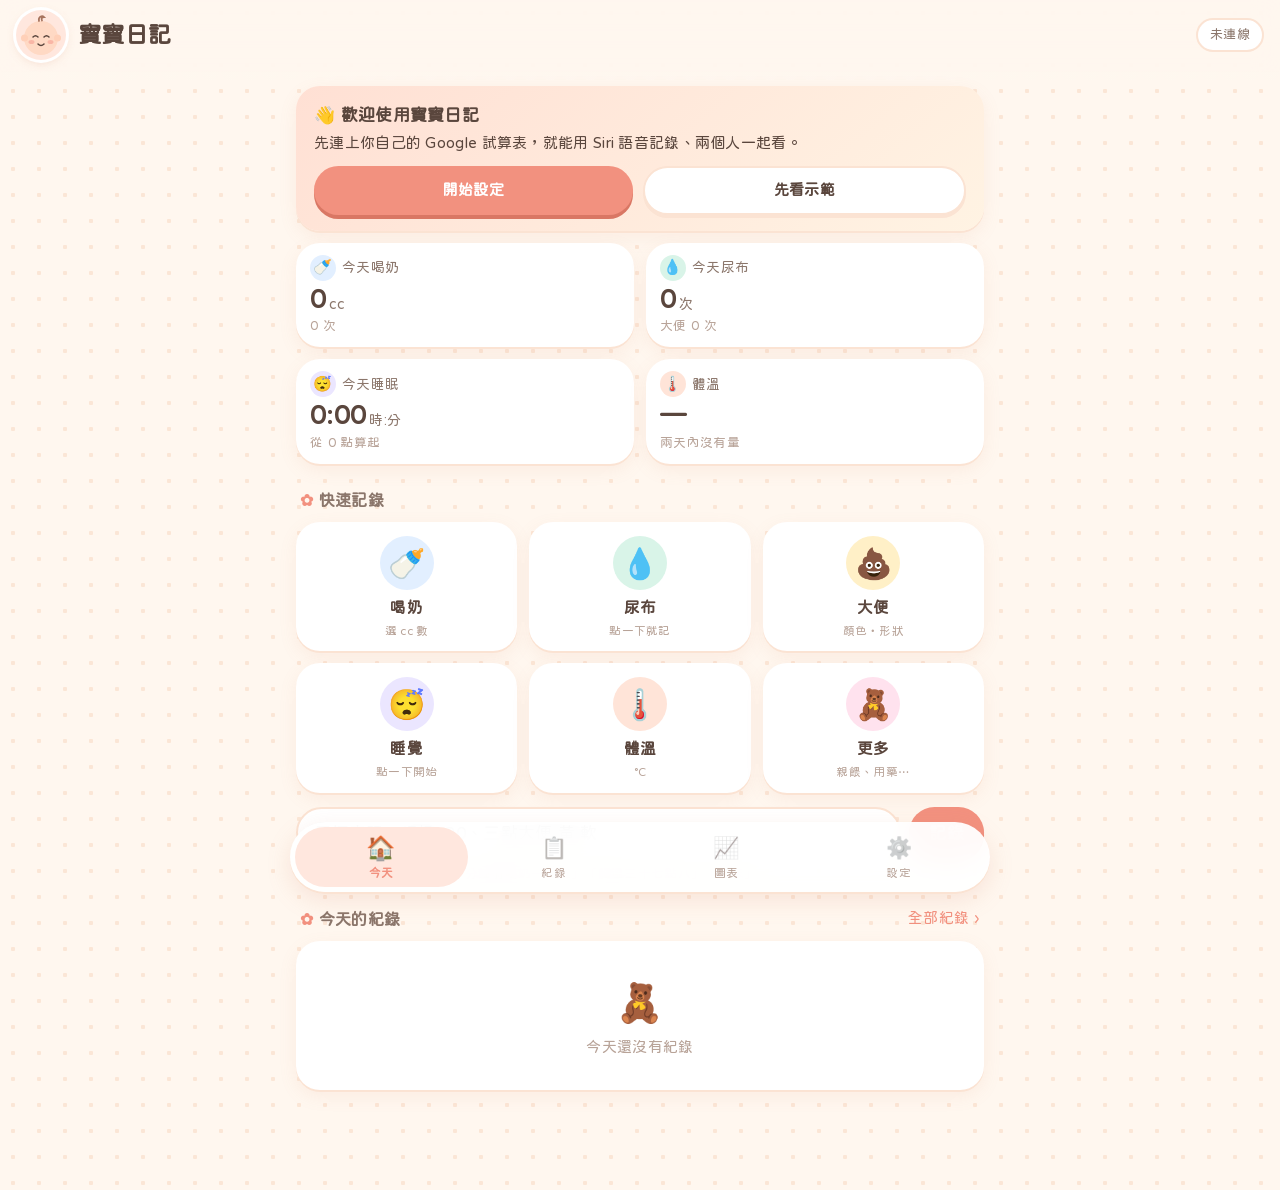
<file: index.html>
<!doctype html>
<html lang="zh-Hant">
<head>
<meta charset="utf-8">
<meta name="viewport" content="width=device-width, initial-scale=1, viewport-fit=cover">
<meta name="apple-mobile-web-app-capable" content="yes">
<meta name="mobile-web-app-capable" content="yes">
<meta name="apple-mobile-web-app-status-bar-style" content="default">
<meta name="apple-mobile-web-app-title" content="寶寶日記">
<meta name="theme-color" content="#fbf7f2" media="(prefers-color-scheme: light)">
<meta name="theme-color" content="#1b1917" media="(prefers-color-scheme: dark)">
<title>寶寶日記</title>
<link rel="manifest" href="manifest.webmanifest">
<link rel="apple-touch-icon" href="icon-180.png">
<link rel="icon" href="icon-180.png">
<link rel="preconnect" href="https://fonts.googleapis.com">
<link rel="preconnect" href="https://fonts.gstatic.com" crossorigin>
<link rel="stylesheet" href="https://fonts.googleapis.com/css2?family=Huninn&display=swap">
<link rel="stylesheet" href="app.css?v=2">
</head>
<body>
<header class="top">
  <div class="avatar" aria-hidden="true"><svg viewBox="0 0 100 100"><circle cx="50" cy="56" r="34" fill="#ffd9c4"/><circle cx="17" cy="56" r="7" fill="#ffd0b8"/><circle cx="83" cy="56" r="7" fill="#ffd0b8"/><path d="M46 22c-2-8 6-12 10-8-4 0-6 3-4 7" fill="none" stroke="#a7745e" stroke-width="3.5" stroke-linecap="round"/><path d="M34 54q5-5 10 0M56 54q5-5 10 0" fill="none" stroke="#5a463d" stroke-width="3" stroke-linecap="round"/><ellipse cx="31" cy="64" rx="6" ry="4" fill="#f7a99a" opacity=".7"/><ellipse cx="69" cy="64" rx="6" ry="4" fill="#f7a99a" opacity=".7"/><path d="M44 68q6 6 12 0" fill="none" stroke="#5a463d" stroke-width="3" stroke-linecap="round"/></svg></div>
  <div class="baby">
    <div class="baby-name" id="babyName">寶寶日記</div>
    <div class="baby-age" id="babyAge"></div>
  </div>
  <button class="sync" id="syncBtn" aria-label="重新整理"><span id="syncText">—</span></button>
</header>

<main id="view"></main>

<nav class="tabs" id="tabs">
  <button data-tab="today" class="on"><span class="ti">🏠</span>今天</button>
  <button data-tab="log"><span class="ti">📋</span>紀錄</button>
  <button data-tab="charts"><span class="ti">📈</span>圖表</button>
  <button data-tab="settings"><span class="ti">⚙️</span>設定</button>
</nav>

<div class="sheet-bg" id="sheetBg" hidden></div>
<section class="sheet" id="sheet" hidden aria-modal="true" role="dialog"></section>
<div class="toast" id="toast" hidden></div>
<div class="tip" id="tip" hidden></div>

<script src="app.js?v=2"></script>
</body>
</html>
</file>
<file: app.css>
/* 寶寶日記：奶油底、粉嫩馬卡龍色、圓體字 */
:root {
  color-scheme: light;
  --bg: #fff7ef;
  --dot: #fbe6d6;
  --card: #ffffff;
  --card-2: #fff1e6;
  --edge: #fbe3d3;
  --line: #f6e6da;
  --grid: #f4e9df;
  --ink: #5a463d;
  --ink-2: #8b766b;
  --ink-3: #b8a398;
  --accent: #f2917f;
  --accent-2: #f7b39f;
  --accent-ink: #ffffff;
  --accent-soft: #ffe7de;
  /* 圖表資料色（固定順序、已驗證） */
  --milk: #2a78d6;
  --diaper: #1baf7a;
  --poop: #eda100;
  --sleep: #6250d6;
  --temp: #eb6834;
  --weight: #008300;
  --bf: #e87ba4;
  /* 圖示底色（粉嫩） */
  --milk-bg: #e2efff;
  --diaper-bg: #d9f4e8;
  --poop-bg: #fff0c7;
  --sleep-bg: #ebe6ff;
  --temp-bg: #ffe4d8;
  --weight-bg: #e0f3d8;
  --bf-bg: #ffe2ee;
  --critical: #d64545;
  --critical-soft: #ffe1df;
  --shadow: 0 2px 0 var(--edge), 0 6px 18px rgba(214, 140, 110, .10);
  --r: 24px;
  --safe-b: env(safe-area-inset-bottom, 0px);
  --font: "Huninn", "Yuanti TC", "PingFang TC", "Noto Sans TC", "Microsoft JhengHei", sans-serif;
}
@media (prefers-color-scheme: dark) {
  :root:not([data-theme="light"]) {
    color-scheme: dark;
    --bg: #221c1a; --dot: #2c2522; --card: #2d2522; --card-2: #372d29; --edge: #3d322d; --line: #3e3430; --grid: #3a302c;
    --ink: #f6ebe3; --ink-2: #cdbcb1; --ink-3: #95847a;
    --accent: #f59c8a; --accent-2: #c97b6b; --accent-ink: #2a1e1a; --accent-soft: #4a302a;
    --milk: #3987e5; --diaper: #199e70; --poop: #c98500; --sleep: #9085e9; --temp: #d95926; --weight: #0ca30c; --bf: #d55181;
    --milk-bg: #26334a; --diaper-bg: #1f3a30; --poop-bg: #41361c; --sleep-bg: #302a4a; --temp-bg: #452c22; --weight-bg: #24391f; --bf-bg: #45283a;
    --critical: #ef6b6b; --critical-soft: #4a2626;
    --shadow: 0 2px 0 rgba(0,0,0,.25), 0 6px 18px rgba(0,0,0,.2);
  }
}
:root[data-theme="dark"] {
  color-scheme: dark;
  --bg: #221c1a; --dot: #2c2522; --card: #2d2522; --card-2: #372d29; --edge: #3d322d; --line: #3e3430; --grid: #3a302c;
  --ink: #f6ebe3; --ink-2: #cdbcb1; --ink-3: #95847a;
  --accent: #f59c8a; --accent-2: #c97b6b; --accent-ink: #2a1e1a; --accent-soft: #4a302a;
  --milk: #3987e5; --diaper: #199e70; --poop: #c98500; --sleep: #9085e9; --temp: #d95926; --weight: #0ca30c; --bf: #d55181;
  --milk-bg: #26334a; --diaper-bg: #1f3a30; --poop-bg: #41361c; --sleep-bg: #302a4a; --temp-bg: #452c22; --weight-bg: #24391f; --bf-bg: #45283a;
  --critical: #ef6b6b; --critical-soft: #4a2626;
  --shadow: 0 2px 0 rgba(0,0,0,.25), 0 6px 18px rgba(0,0,0,.2);
}

* { box-sizing: border-box; -webkit-tap-highlight-color: transparent; }
[hidden] { display: none !important; }
html { -webkit-text-size-adjust: 100%; }
body {
  margin: 0; color: var(--ink); font: 17px/1.5 var(--font); letter-spacing: .3px;
  background-color: var(--bg);
  background-image: radial-gradient(var(--dot) 2px, transparent 2.5px);
  background-size: 26px 26px;
  padding-bottom: calc(84px + var(--safe-b));
}
button, input, select, textarea { font: inherit; color: inherit; letter-spacing: inherit; }
button { cursor: pointer; }

/* ── 頂部 ── */
.top {
  position: sticky; top: 0; z-index: 5;
  display: flex; align-items: center; gap: 12px;
  padding: calc(env(safe-area-inset-top, 0px) + 10px) 16px 12px;
  background: color-mix(in srgb, var(--bg) 90%, transparent);
  backdrop-filter: blur(12px); -webkit-backdrop-filter: blur(12px);
}
.top::after { /* 雲朵邊 */
  content: ""; position: absolute; left: 0; right: 0; bottom: -9px; height: 10px; pointer-events: none;
  background: radial-gradient(circle at 10px 0, color-mix(in srgb, var(--bg) 90%, transparent) 9px, transparent 9.5px) 0 0 / 20px 10px repeat-x;
}
.avatar { width: 50px; height: 50px; flex: none; border-radius: 50%; background: var(--accent-soft); box-shadow: 0 0 0 3px var(--card), 0 3px 10px rgba(214,140,110,.25); overflow: hidden; }
.avatar svg { width: 100%; height: 100%; display: block; }
.baby { flex: 1; min-width: 0; }
.baby-name { font-size: 23px; font-weight: 700; line-height: 1.2; }
.baby-age { font-size: 13.5px; color: var(--ink-2); }
.baby-age:not(:empty)::before { content: "🎀 "; }
.sync { border: 2px solid var(--edge); background: var(--card); border-radius: 999px; padding: 5px 12px; font-size: 13px; color: var(--ink-2); }
.sync.busy span::before { content: "⟳ "; display: inline-block; animation: spin 1s linear infinite; }
.sync.err { color: var(--critical); border-color: var(--critical); }
@keyframes spin { to { transform: rotate(360deg); } }

main { padding: 6px 16px 16px; max-width: 720px; margin: 0 auto; }
h2 { font-size: 16px; font-weight: 700; color: var(--ink-2); margin: 24px 4px 10px; }
h2::before { content: "✿ "; color: var(--accent); }
h2 .more { float: right; font-weight: 400; color: var(--accent); background: none; border: 0; padding: 0; font-size: 15px; }

.card { background: var(--card); border-radius: var(--r); box-shadow: var(--shadow); padding: 14px 16px; }

/* ── 首頁大卡 ── */
.hero {
  position: relative; overflow: hidden; display: flex; gap: 16px; align-items: center; padding: 20px 18px;
  background: linear-gradient(140deg, #ffe0d4 0%, #ffeede 55%, #fff6e6 100%);
}
:root[data-theme="dark"] .hero { background: linear-gradient(140deg, #4a302a, #3a2c27); }
@media (prefers-color-scheme: dark) { :root:not([data-theme="light"]) .hero { background: linear-gradient(140deg, #4a302a, #3a2c27); } }
.hero::before, .hero::after { content: "✦"; position: absolute; color: #fff; opacity: .8; font-size: 18px; }
.hero::before { right: 22px; top: 12px; }
.hero::after { right: 56px; bottom: 14px; font-size: 12px; }
.hero .bub { width: 72px; height: 72px; flex: none; border-radius: 50%; background: #fff; display: grid; place-items: center; font-size: 40px; box-shadow: 0 4px 0 rgba(242,145,127,.25); }
:root[data-theme="dark"] .hero .bub { background: var(--card); }
@media (prefers-color-scheme: dark) { :root:not([data-theme="light"]) .hero .bub { background: var(--card); } }
.hero .big { font-size: 32px; font-weight: 700; line-height: 1.15; font-variant-numeric: tabular-nums; }
.hero .lbl { font-size: 14px; color: var(--ink-2); }
.hero .sub { font-size: 14px; color: var(--ink-2); margin-top: 4px; }
.hero.night { background: linear-gradient(140deg, #e6e1ff 0%, #f1ecff 60%, #fff5f0 100%); }

.stats { display: grid; grid-template-columns: 1fr 1fr; gap: 12px; margin-top: 12px; }
.stat { padding: 12px 14px 12px; position: relative; }
.stat .k { font-size: 13.5px; color: var(--ink-2); display: flex; align-items: center; gap: 6px; }
.stat .k .i { width: 26px; height: 26px; border-radius: 50%; display: inline-grid; place-items: center; font-size: 15px; }
.stat .v { font-size: 26px; font-weight: 700; font-variant-numeric: tabular-nums; line-height: 1.3; margin-top: 2px; }
.stat .v small { font-size: 14px; font-weight: 400; color: var(--ink-2); margin-left: 3px; }
.stat .s { font-size: 12.5px; color: var(--ink-3); }
.stat.alert { background: var(--critical-soft); }
.stat.alert .v { color: var(--critical); }

/* 類別底色 */
[data-c="milk"] { --tint: var(--milk-bg); }
[data-c="diaper"] { --tint: var(--diaper-bg); }
[data-c="poop"] { --tint: var(--poop-bg); }
[data-c="sleep"] { --tint: var(--sleep-bg); }
[data-c="temp"] { --tint: var(--temp-bg); }
[data-c="weight"] { --tint: var(--weight-bg); }
[data-c="bf"] { --tint: var(--bf-bg); }
.i[data-c], .e[data-c] { background: var(--tint); }

/* ── 快速按鈕 ── */
.quick { display: grid; grid-template-columns: repeat(3, 1fr); gap: 12px; }
.qb {
  border: 0; background: var(--card); box-shadow: var(--shadow); border-radius: var(--r);
  padding: 14px 6px 12px; display: flex; flex-direction: column; align-items: center; gap: 3px; font-size: 15.5px; font-weight: 700;
  min-height: 112px; transition: transform .1s;
}
.qb:active { transform: scale(.94) rotate(-1deg); }
.qb .e { width: 54px; height: 54px; border-radius: 50%; display: grid; place-items: center; font-size: 30px; line-height: 1; background: var(--tint, var(--card-2)); margin-bottom: 3px; }
.qb .h { font-size: 11.5px; font-weight: 400; color: var(--ink-3); }
.qb.on { background: var(--sleep-bg); }
.qb.on .e { background: #fff6c9; animation: bob 2.4s ease-in-out infinite; }
@keyframes bob { 50% { transform: translateY(-3px); } }

.say { display: flex; gap: 8px; margin-top: 14px; }
.say input { flex: 1; min-width: 0; border: 2px solid var(--edge); background: var(--card); border-radius: 999px; padding: 11px 16px; }
.say input:focus { outline: none; border-color: var(--accent-2); }
.say button { border: 0; background: var(--accent); color: var(--accent-ink); border-radius: 999px; padding: 0 20px; font-weight: 700; box-shadow: 0 3px 0 #d97764; }
.say-hint { font-size: 12.5px; color: var(--ink-3); margin: 6px 8px 0; }

/* ── 紀錄列表 ── */
.list { padding: 4px 0; }
.row { display: flex; align-items: center; gap: 12px; padding: 10px 14px; border: 0; background: none; width: 100%; text-align: left; }
.row + .row { border-top: 2px dotted var(--line); }
.row .e { width: 42px; height: 42px; border-radius: 50%; display: grid; place-items: center; font-size: 22px; flex: none; background: var(--tint, var(--card-2)); }
.row .m { flex: 1; min-width: 0; }
.row .m b { font-weight: 700; }
.row .m .d { font-size: 13.5px; color: var(--ink-2); overflow: hidden; text-overflow: ellipsis; white-space: nowrap; }
.row .t { font-size: 15px; color: var(--ink-2); font-variant-numeric: tabular-nums; text-align: right; flex: none; }
.row .t small { display: block; font-size: 11.5px; color: var(--ink-3); }
.row.fever .m b { color: var(--critical); }
.empty { text-align: center; color: var(--ink-3); padding: 28px 10px; font-size: 15px; }
.empty::before { content: "🧸"; display: block; font-size: 38px; margin-bottom: 6px; }

.day-h { display: flex; justify-content: space-between; align-items: baseline; gap: 10px; margin: 22px 6px 8px; }
.day-h b { font-size: 17px; flex: none; }
.day-h span { font-size: 12.5px; color: var(--ink-2); text-align: right; }

.chips { display: flex; gap: 8px; overflow-x: auto; padding: 2px 2px 6px; scrollbar-width: none; }
.chips::-webkit-scrollbar { display: none; }
.chip { flex: none; border: 2px solid var(--edge); background: var(--card); border-radius: 999px; padding: 5px 13px; font-size: 14.5px; }
.chip.on { background: var(--accent); color: var(--accent-ink); border-color: var(--accent); font-weight: 700; }

.seg { display: inline-flex; background: var(--card); border: 2px solid var(--edge); border-radius: 999px; padding: 3px; }
.seg button { border: 0; background: none; padding: 5px 16px; border-radius: 999px; font-size: 14.5px; color: var(--ink-2); }
.seg button.on { background: var(--accent); color: var(--accent-ink); font-weight: 700; }

/* ── 圖表 ── */
.chart-card { margin-top: 14px; padding: 16px 12px 10px; }
.chart-card h3 { margin: 0 4px 2px; font-size: 17px; }
.chart-card .cs { margin: 0 4px 10px; font-size: 13px; color: var(--ink-2); }
.chart-card .cs b { color: var(--ink); font-variant-numeric: tabular-nums; }
.legend { display: flex; flex-wrap: wrap; gap: 4px 14px; margin: 0 4px 8px; font-size: 12.5px; color: var(--ink-2); }
.legend i { display: inline-block; width: 10px; height: 10px; border-radius: 3px; margin-right: 5px; vertical-align: -1px; }
.legend i.dot { border-radius: 50%; }
svg.ch { display: block; width: 100%; height: auto; overflow: visible; touch-action: pan-y; }
svg.ch text { font-size: 11px; fill: var(--ink-3); font-variant-numeric: tabular-nums; font-family: var(--font); }
svg.ch .gl { stroke: var(--grid); stroke-width: 1; stroke-dasharray: 2 3; }
svg.ch .base { stroke: var(--line); stroke-width: 1.5; }
svg.ch .hl { fill: var(--accent); opacity: .12; }
svg.ch .ref { stroke: var(--critical); stroke-width: 1.2; stroke-dasharray: 4 3; }
svg.ch text.reft { fill: var(--critical); }
svg.ch text.lab { fill: var(--ink-2); font-size: 11px; }
.tbl-toggle { border: 0; background: none; color: var(--accent); font-size: 13px; padding: 6px 4px 0; }
table.data { width: 100%; border-collapse: collapse; font-size: 13.5px; margin-top: 6px; font-variant-numeric: tabular-nums; }
table.data th, table.data td { padding: 5px 6px; border-bottom: 1px dotted var(--line); text-align: right; }
table.data th:first-child, table.data td:first-child { text-align: left; }
table.data th { color: var(--ink-2); font-weight: 400; }

.tip {
  position: fixed; z-index: 30; pointer-events: none;
  background: var(--ink); color: var(--bg); border-radius: 14px; padding: 7px 11px; font-size: 13px; line-height: 1.4;
  box-shadow: 0 4px 16px rgba(0,0,0,.18); max-width: 220px; transform: translate(-50%, calc(-100% - 10px));
}
.tip b { font-variant-numeric: tabular-nums; }

/* ── 底部分頁 ── */
.tabs {
  position: fixed; left: 10px; right: 10px; bottom: calc(8px + var(--safe-b)); z-index: 6; max-width: 700px; margin: 0 auto;
  display: flex; background: color-mix(in srgb, var(--card) 94%, transparent);
  backdrop-filter: blur(14px); -webkit-backdrop-filter: blur(14px);
  border-radius: 999px; box-shadow: 0 2px 0 var(--edge), 0 8px 24px rgba(214, 140, 110, .18); padding: 5px;
}
.tabs button { flex: 1; border: 0; background: none; padding: 5px 0 6px; font-size: 11.5px; color: var(--ink-3); display: flex; flex-direction: column; align-items: center; gap: 0; border-radius: 999px; }
.tabs .ti { font-size: 21px; filter: grayscale(.9); opacity: .55; transition: transform .15s; }
.tabs button.on { color: var(--accent); font-weight: 700; background: var(--accent-soft); }
.tabs button.on .ti { filter: none; opacity: 1; transform: scale(1.12); }

/* ── 底部表單 ── */
.sheet-bg { position: fixed; inset: 0; background: rgba(90, 60, 50, .3); z-index: 20; }
.sheet {
  position: fixed; left: 0; right: 0; bottom: 0; z-index: 21; max-height: 88vh; overflow-y: auto;
  background: var(--bg); border-radius: 28px 28px 0 0; padding: 8px 16px calc(18px + var(--safe-b));
  max-width: 720px; margin: 0 auto; animation: up .22s cubic-bezier(.2, 1.3, .5, 1);
}
@keyframes up { from { transform: translateY(40px); opacity: .4; } }
.sheet .grab { width: 44px; height: 6px; border-radius: 3px; background: var(--edge); margin: 2px auto 12px; }
.sheet h3 { margin: 0 0 14px; font-size: 21px; display: flex; align-items: center; gap: 10px; }
.sheet h3 .e { width: 44px; height: 44px; border-radius: 50%; display: grid; place-items: center; font-size: 24px; background: var(--tint, var(--card-2)); }
.sheet h3 .x { margin-left: auto; border: 0; background: var(--card-2); border-radius: 50%; width: 34px; height: 34px; font-size: 16px; color: var(--ink-2); }
.fld { margin-bottom: 16px; }
.fld > label { display: block; font-size: 14px; color: var(--ink-2); margin: 0 4px 6px; }
.fld input, .fld select, .fld textarea {
  width: 100%; border: 2px solid var(--edge); background: var(--card); border-radius: 16px; padding: 10px 14px; font-size: 17px;
}
.fld input:focus, .fld textarea:focus { outline: none; border-color: var(--accent-2); }
.fld textarea { min-height: 70px; resize: vertical; }
.amt { display: flex; align-items: center; gap: 10px; }
.amt button { flex: none; width: 54px; height: 54px; border-radius: 50%; border: 0; background: var(--accent-soft); color: var(--accent); font-size: 26px; font-weight: 700; box-shadow: 0 3px 0 var(--edge); }
.amt button:active { transform: translateY(2px); box-shadow: none; }
.amt input { text-align: center; font-size: 32px; font-weight: 700; padding: 4px; font-variant-numeric: tabular-nums; border-radius: 20px; }
.amt .u { flex: none; color: var(--ink-2); }
.presets { display: flex; gap: 8px; flex-wrap: wrap; margin-top: 10px; }
.presets .chip { font-variant-numeric: tabular-nums; }
.when input { margin-top: 8px; }
.btns { display: flex; gap: 10px; margin-top: 6px; }
.btn { flex: 1; border: 0; border-radius: 999px; padding: 14px; font-size: 17px; font-weight: 700; background: var(--accent); color: var(--accent-ink); box-shadow: 0 4px 0 #d97764; }
.btn:active { transform: translateY(3px); box-shadow: 0 1px 0 #d97764; }
.btn.ghost { background: var(--card); color: var(--ink); box-shadow: 0 3px 0 var(--edge); border: 2px solid var(--edge); }
.btn.danger { background: var(--critical-soft); color: var(--critical); flex: none; padding: 14px 20px; box-shadow: 0 3px 0 color-mix(in srgb, var(--critical) 30%, transparent); }
.btn:disabled { opacity: .5; }
.more-grid { display: grid; grid-template-columns: repeat(4, 1fr); gap: 10px; }
.more-grid .qb { min-height: 92px; font-size: 13.5px; padding: 10px 2px; }
.more-grid .qb .e { width: 46px; height: 46px; font-size: 25px; }

.toast {
  position: fixed; left: 50%; bottom: calc(96px + var(--safe-b)); transform: translateX(-50%); z-index: 40;
  background: var(--ink); color: var(--bg); padding: 11px 18px; border-radius: 999px; font-size: 15px; max-width: calc(100% - 32px);
  box-shadow: 0 6px 20px rgba(0,0,0,.2); display: flex; gap: 14px; align-items: center; animation: pop .25s cubic-bezier(.2, 1.4, .5, 1);
}
@keyframes pop { from { transform: translate(-50%, 12px) scale(.9); opacity: 0; } }
.toast button { border: 0; background: none; color: var(--accent-2); font-weight: 700; padding: 0; white-space: nowrap; }

/* ── 設定 ── */
.set .fld:last-child { margin-bottom: 0; }
.set p { font-size: 14px; color: var(--ink-2); margin: 0 0 12px; }
.linkbtn { display: block; text-align: center; text-decoration: none; color: var(--accent); background: var(--accent-soft); border-radius: 999px; padding: 13px; font-weight: 700; }
.ver { text-align: center; color: var(--ink-3); font-size: 12px; margin: 20px 0 0; }
.ver::before { content: "👣 "; }
.banner { position: relative; background: linear-gradient(140deg, #ffe0d4, #fff3e3); border-radius: var(--r); padding: 16px 18px; margin-top: 8px; font-size: 15px; box-shadow: var(--shadow); }
:root[data-theme="dark"] .banner { background: var(--accent-soft); }
@media (prefers-color-scheme: dark) { :root:not([data-theme="light"]) .banner { background: var(--accent-soft); } }
.banner b { display: block; margin-bottom: 4px; font-size: 17px; }
.banner .btns { margin-top: 12px; }
.banner .btn { padding: 11px; font-size: 15px; }

/* ── Siri 語音設定 ── */
.back-btn { border: 0; background: none; color: var(--accent); font-weight: 700; font-size: 16px; padding: 8px 4px 0; }
.note { font-size: 14px; color: var(--ink-2); background: var(--poop-bg); border-radius: 14px; padding: 9px 12px; margin: 10px 0 12px; }
.qlist { margin: 4px 0 10px; }
.qrow { display: flex; align-items: center; gap: 8px; width: 100%; border: 0; background: var(--card-2); border-radius: 16px; padding: 10px 12px; margin-bottom: 8px; text-align: left; }
.qm { flex: 1; min-width: 0; }
.qm b { display: block; }
.qm span { font-size: 13.5px; color: var(--ink-2); }
.chev { color: var(--ink-3); font-size: 22px; }
.mini { display: inline-block; border: 2px solid var(--edge); background: var(--card); color: var(--accent); border-radius: 999px; padding: 3px 11px; font-size: 13px; font-weight: 700; text-decoration: none; white-space: nowrap; vertical-align: middle; }
.mini.cp { margin-left: 6px; }
.warn { color: var(--critical); font-size: 13px; }
ol.steps { margin: 10px 0 4px; padding-left: 0; list-style: none; counter-reset: st; }
ol.steps li { counter-increment: st; position: relative; padding: 8px 0 8px 38px; border-bottom: 2px dotted var(--line); font-size: 15px; line-height: 1.7; }
ol.steps li:last-child { border-bottom: 0; }
ol.steps li::before { content: counter(st); position: absolute; left: 0; top: 8px; width: 26px; height: 26px; border-radius: 50%; background: var(--accent-soft); color: var(--accent); font-weight: 700; font-size: 14px; display: grid; place-items: center; }
code { background: var(--card-2); border-radius: 6px; padding: 1px 6px; font-family: ui-monospace, Menlo, monospace; font-size: 14px; }
.try-out:not(:empty) { margin-top: 10px; background: var(--milk-bg); border-radius: 14px; padding: 10px 12px; font-weight: 700; }
.try-out small { display: block; font-weight: 400; font-size: 13px; color: var(--ink-2); }
details summary { cursor: pointer; color: var(--accent); font-weight: 700; }
.bi { padding: 8px 0; border-bottom: 2px dotted var(--line); font-size: 14px; color: var(--ink-2); }
.bi b { display: block; color: var(--ink); font-size: 15px; }
select { appearance: none; -webkit-appearance: none; }
a.btn { text-decoration: none; text-align: center; display: flex; align-items: center; justify-content: center; }
</file>
